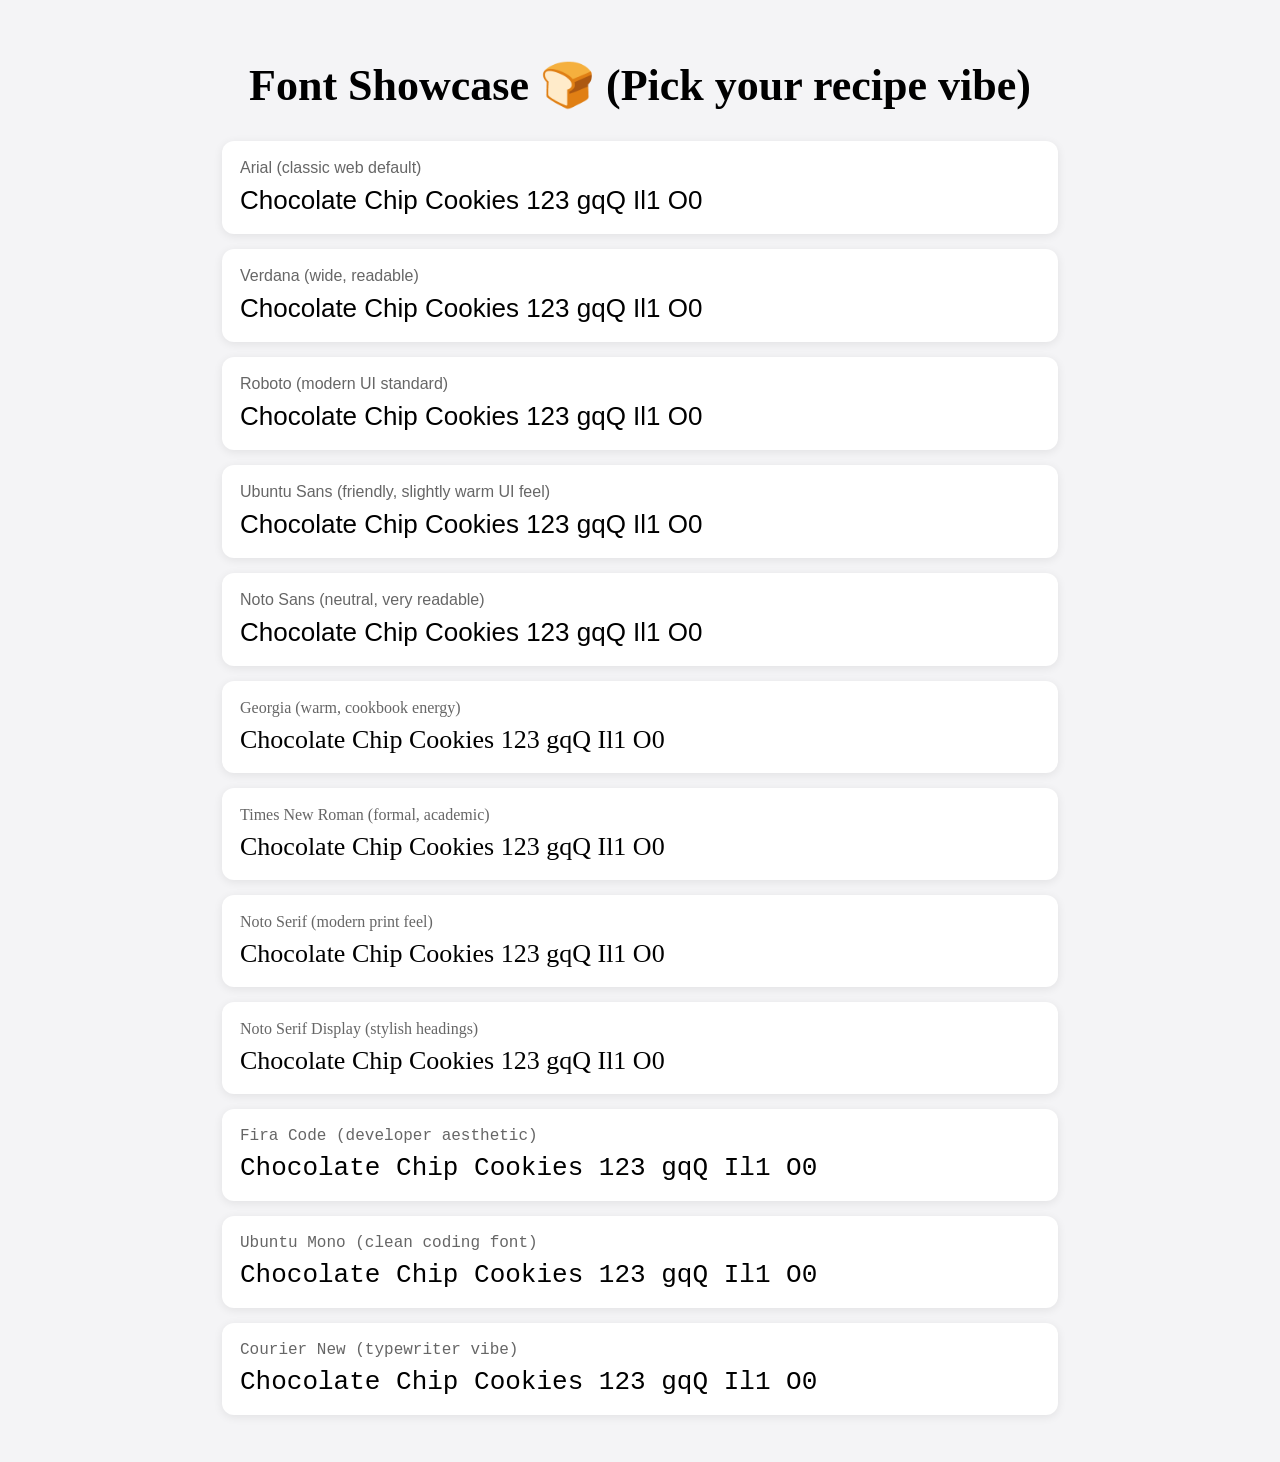
<file: ee/index.html>
<!DOCTYPE html>
<html lang="en">
<head>
  <meta charset="UTF-8">
  <title>Font Showcase</title>

  <style>
    body {
      margin: 0;
      padding: 30px;
      background: #f4f4f6;
      font-size: 22px;
    }

    h1 {
      text-align: center;
      margin-bottom: 30px;
    }

    .card {
      background: white;
      margin: 15px auto;
      padding: 18px;
      max-width: 800px;
      border-radius: 12px;
      box-shadow: 0 2px 10px rgba(0,0,0,0.08);
    }

    .label {
      font-size: 16px;
      color: #666;
      margin-bottom: 8px;
    }

    .sample {
      font-size: 26px;
    }

    /* ===== SANS SERIF ===== */

    .arial { font-family: Arial, sans-serif; }
    .verdana { font-family: Verdana, sans-serif; }
    .roboto { font-family: Roboto, sans-serif; }
    .ubuntu-sans { font-family: "Ubuntu Sans", sans-serif; }
    .noto-sans { font-family: "Noto Sans", sans-serif; }

    /* ===== SERIF ===== */

    .georgia { font-family: Georgia, serif; }
    .times { font-family: "Times New Roman", serif; }
    .noto-serif { font-family: "Noto Serif", serif; }
    .noto-serif-display { font-family: "Noto Serif Display", serif; }

    /* ===== MONOSPACE ===== */

    .fira-code { font-family: "Fira Code", monospace; }
    .ubuntu-mono { font-family: "Ubuntu Mono", monospace; }
    .courier { font-family: "Courier New", monospace; }
  </style>
</head>

<body>

<h1>Font Showcase 🍞 (Pick your recipe vibe)</h1>

<!-- SANS -->
<div class="card arial">
  <div class="label">Arial (classic web default)</div>
  <div class="sample">Chocolate Chip Cookies 123 gqQ Il1 O0</div>
</div>

<div class="card verdana">
  <div class="label">Verdana (wide, readable)</div>
  <div class="sample">Chocolate Chip Cookies 123 gqQ Il1 O0</div>
</div>

<div class="card roboto">
  <div class="label">Roboto (modern UI standard)</div>
  <div class="sample">Chocolate Chip Cookies 123 gqQ Il1 O0</div>
</div>

<div class="card ubuntu-sans">
  <div class="label">Ubuntu Sans (friendly, slightly warm UI feel)</div>
  <div class="sample">Chocolate Chip Cookies 123 gqQ Il1 O0</div>
</div>

<div class="card noto-sans">
  <div class="label">Noto Sans (neutral, very readable)</div>
  <div class="sample">Chocolate Chip Cookies 123 gqQ Il1 O0</div>
</div>

<!-- SERIF -->
<div class="card georgia">
  <div class="label">Georgia (warm, cookbook energy)</div>
  <div class="sample">Chocolate Chip Cookies 123 gqQ Il1 O0</div>
</div>

<div class="card times">
  <div class="label">Times New Roman (formal, academic)</div>
  <div class="sample">Chocolate Chip Cookies 123 gqQ Il1 O0</div>
</div>

<div class="card noto-serif">
  <div class="label">Noto Serif (modern print feel)</div>
  <div class="sample">Chocolate Chip Cookies 123 gqQ Il1 O0</div>
</div>

<div class="card noto-serif-display">
  <div class="label">Noto Serif Display (stylish headings)</div>
  <div class="sample">Chocolate Chip Cookies 123 gqQ Il1 O0</div>
</div>

<!-- MONOSPACE -->
<div class="card fira-code">
  <div class="label">Fira Code (developer aesthetic)</div>
  <div class="sample">Chocolate Chip Cookies 123 gqQ Il1 O0</div>
</div>

<div class="card ubuntu-mono">
  <div class="label">Ubuntu Mono (clean coding font)</div>
  <div class="sample">Chocolate Chip Cookies 123 gqQ Il1 O0</div>
</div>

<div class="card courier">
  <div class="label">Courier New (typewriter vibe)</div>
  <div class="sample">Chocolate Chip Cookies 123 gqQ Il1 O0</div>
</div>

</body>
</html>
</file>
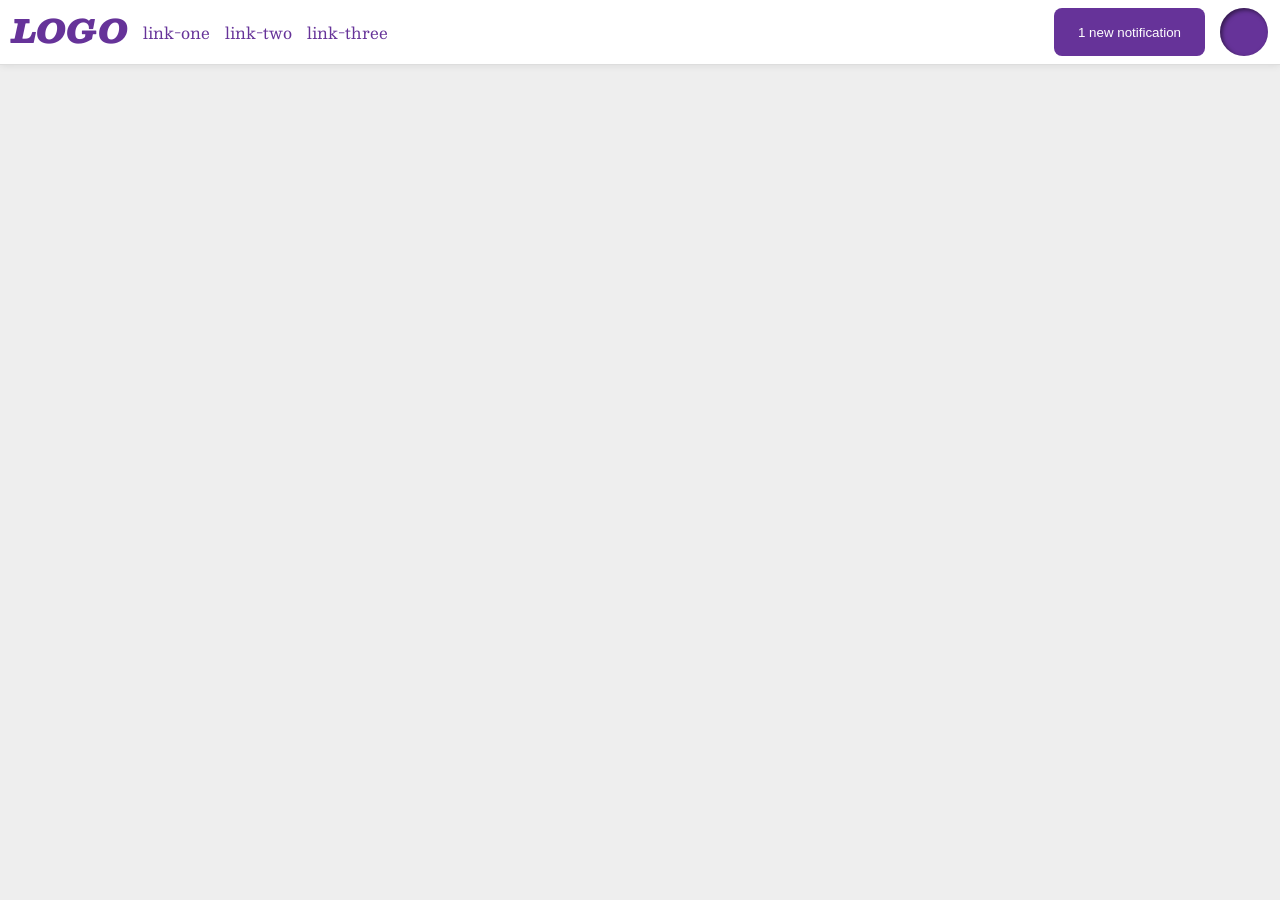
<file: foundations/flex/03-flex-header-2/index.html>
<!DOCTYPE html>
<html lang="en">
  <head>
    <meta charset="UTF-8">
    <meta http-equiv="X-UA-Compatible" content="IE=edge">
    <meta name="viewport" content="width=device-width, initial-scale=1.0">
    <title>Flex Header 2</title>
    <link rel="stylesheet" href="style.css">
  </head>
  <body>
    <div class="header">
      <div class="left">
          <div class="logo">
          LOGO
          </div>
          <ul class="links">
          <li><a href="https://google.com">link-one</a></li>
          <li><a href="https://google.com">link-two</a></li>
          <li><a href="https://google.com">link-three</a></li>
          </ul>
      </div>
      <div class="right">
          <button class="notifications">
          1 new notification
          </button>
          <div class="profile-image"></div>
          </div>
      </div>
  </body>
</html>
</file>
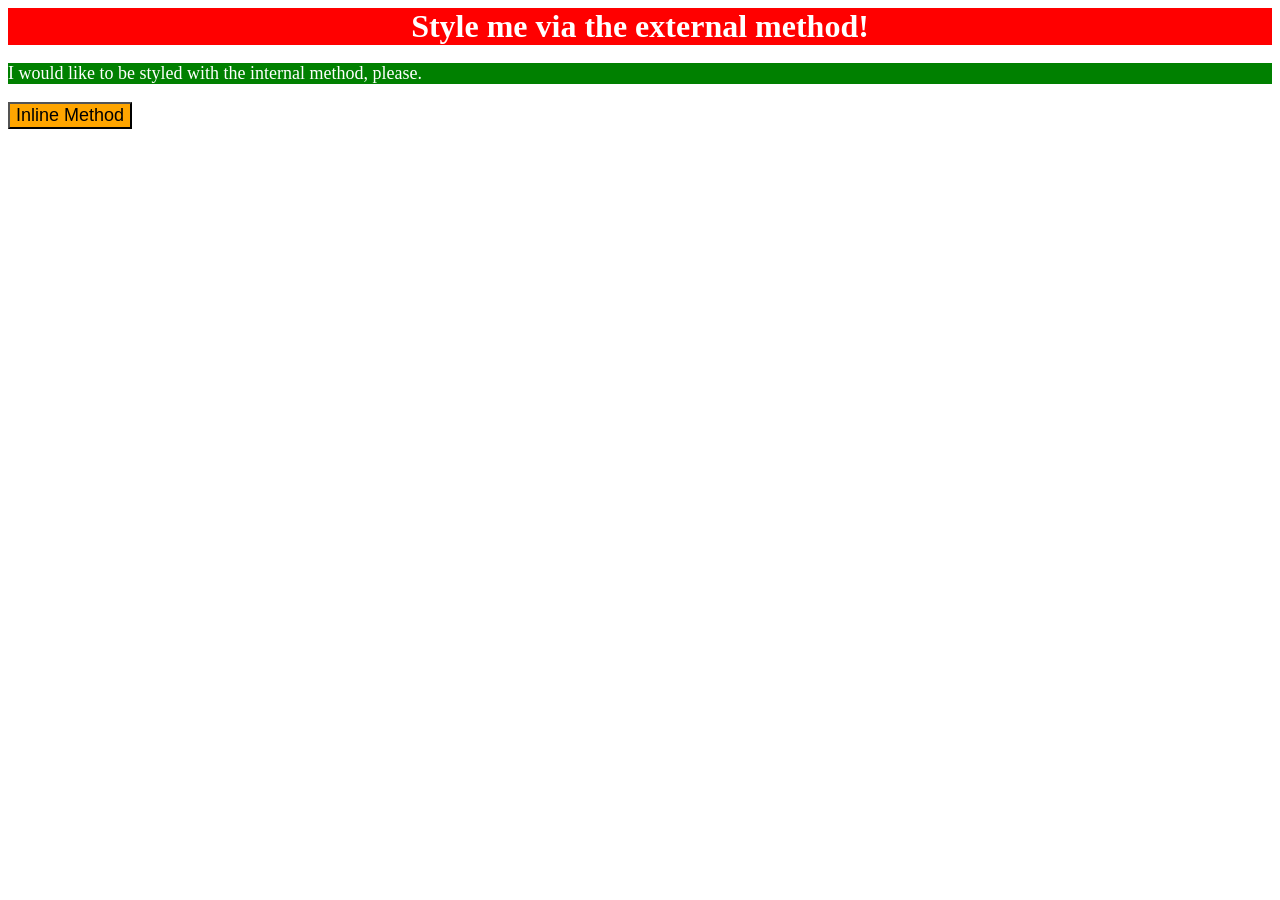
<file: foundations/intro-to-css/01-css-methods/index.html>
<!DOCTYPE html>
<html lang="en">
  <head>
    <meta charset="UTF-8">
    <meta http-equiv="X-UA-Compatible" content="IE=edge">
    <meta name="viewport" content="width=device-width, initial-scale=1.0">
    <title>Methods for Adding CSS</title>
    <link rel="stylesheet" href="./style.css">
    <style>
      p{
        background-color: green;
        color: white;
        font-size: 18px;
      }
    </style>
  </head>
  <body>
    <div>Style me via the external method!</div>
    <p>I would like to be styled with the internal method, please.</p>
    <button style="background-color: orange; font-size: 18px;">Inline Method</button>
  </body>
</html>
</file>
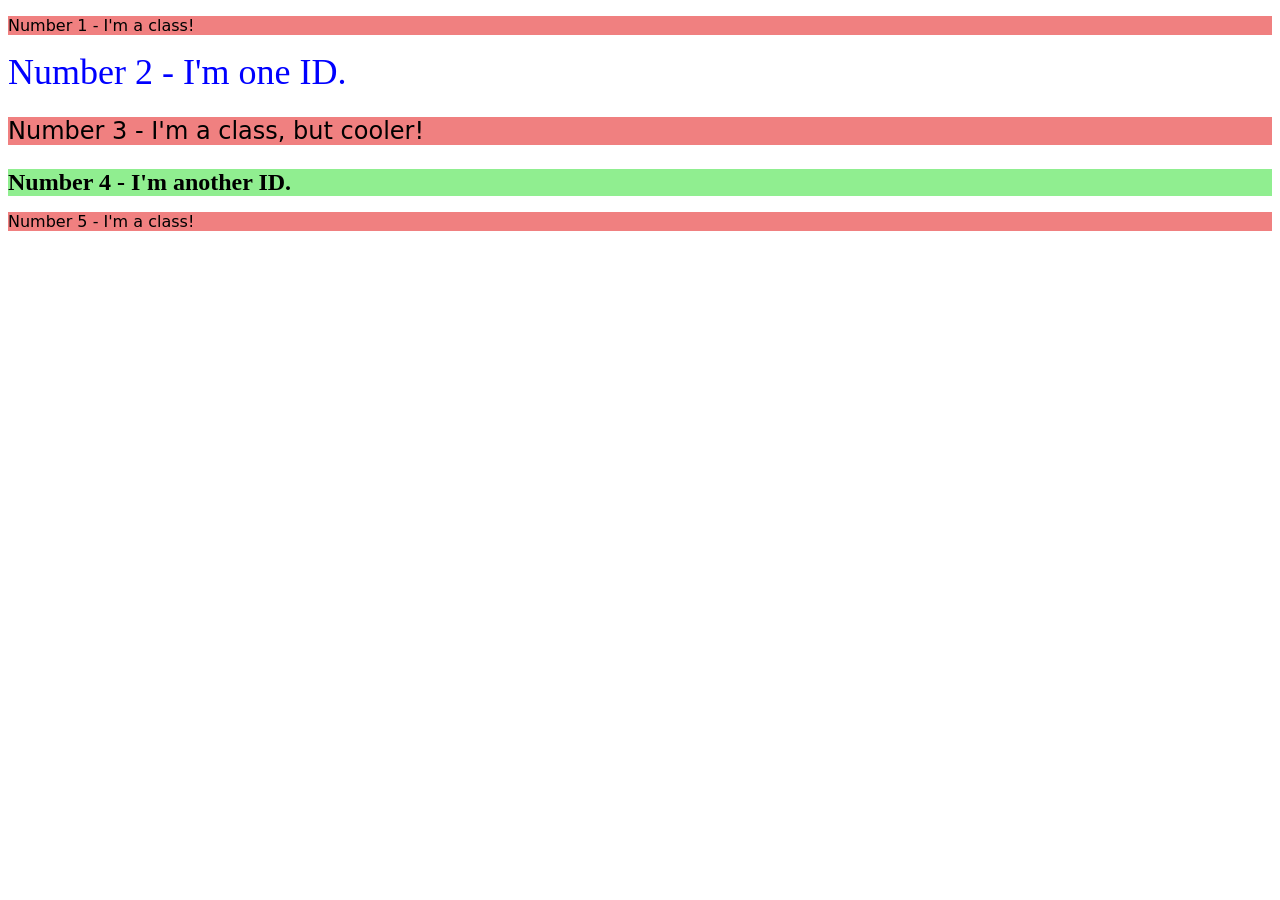
<file: foundations/intro-to-css/02-class-id-selectors/index.html>
<!DOCTYPE html>
<html lang="en">
  <head>
    <meta charset="UTF-8">
    <meta http-equiv="X-UA-Compatible" content="IE=edge">
    <meta name="viewport" content="width=device-width, initial-scale=1.0">
    <title>Class and ID Selectors</title>
    <link rel="stylesheet" href="style.css">
  </head>
  <body>
    <p class="odd">Number 1 - I'm a class!</p>
    <div id="evenid1">Number 2 - I'm one ID.</div>
    <p class="odd adjust-font-size">Number 3 - I'm a class, but cooler!</p>
    <div id="evenid2" class="adjust-font-size">Number 4 - I'm another ID.</div>
    <p class="odd">Number 5 - I'm a class!</p>
  </body>
</html>
</file>
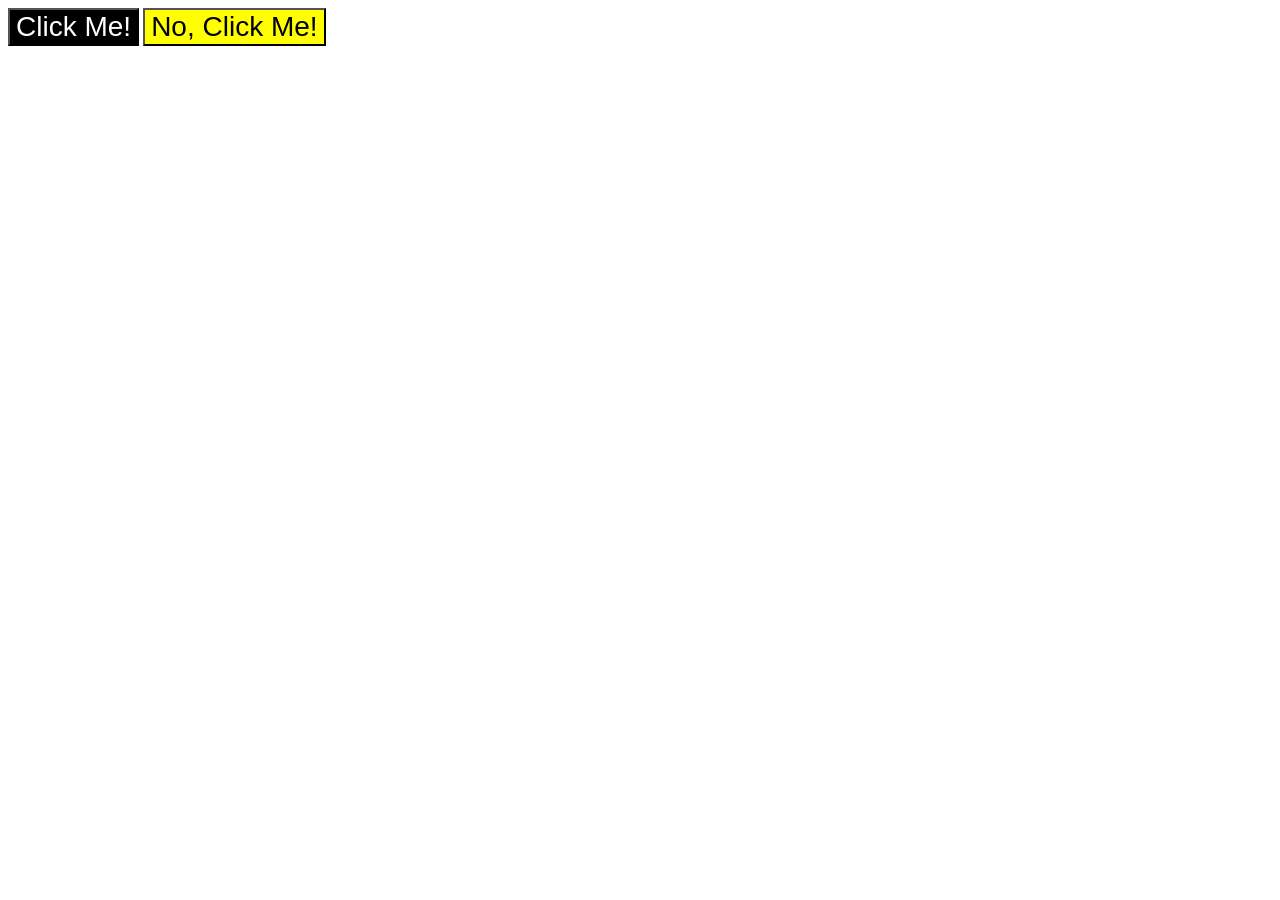
<file: foundations/intro-to-css/03-grouping-selectors/index.html>
<!DOCTYPE html>
<html lang="en">
  <head>
    <meta charset="UTF-8">
    <meta http-equiv="X-UA-Compatible" content="IE=edge">
    <meta name="viewport" content="width=device-width, initial-scale=1.0">
    <title>Grouping Selectors</title>
    <link rel="stylesheet" href="style.css">
  </head>
  <body>
    <button class="black-button">Click Me!</button>
    <button class="yellow-button">No, Click Me!</button>
  </body>
</html>
</file>
<file: foundations/flex/03-flex-header-2/style.css>
/* this is some magical font-importing.  
you'll learn about it later. */
@import url('https://fonts.googleapis.com/css2?family=Besley:ital,wght@0,400;1,900&display=swap');

body {
  margin: 0;
  background: #eee;
  font-family: Besley, serif;
}

.header {
  background: white;
  border-bottom: 1px solid #ddd;
  box-shadow: 0 0 8px rgba(0,0,0,.1);
  height: 40px;
  display: flex;
  justify-content: space-between;
  align-items: center;
  padding: 12px;
  
}

.left, .right{
  display: flex;
  align-content: center;
  gap: 15px;
}

.profile-image {
  background: rebeccapurple;
  box-shadow: inset 2px 2px 4px rgba(0,0,0,.5);
  border-radius: 50%;
  width: 48px;
  height: 48px;
}

.logo {
  color: rebeccapurple;
  font-size: 32px;
  font-weight: 900;
  font-style: italic;
}

button {
  border: none;
  border-radius: 8px;
  background: rebeccapurple;
  color: white;
  padding: 8px 24px;
}

a {
  /* this removes the line under our links */
  text-decoration: none;
  color: rebeccapurple;
}

ul {
  list-style-type: none;
  display: flex;
  gap: 15px;
  padding: 0;
}
</file>
<file: foundations/intro-to-css/01-css-methods/style.css>
div{
    background-color: red;
    color: white;
    font-size: 32px;
    text-align: center;
    font-weight: 700;
}
</file>
<file: foundations/intro-to-css/02-class-id-selectors/style.css>
/* Add CSS Styling */
.odd, #coolerclass{
    background-color: lightcoral;
    font-family: Verdana, 'DejaVu Sans', sans-serif;
}
#evenid1{
    color: blue;
    font-size: 36px;
}
.adjust-font-size{
    font-size: 24px;
}
#evenid2{
    background-color: lightgreen;
    font-weight: bold;
}
</file>
<file: foundations/intro-to-css/03-grouping-selectors/style.css>
/* Add CSS Styling */
.black-button, .yellow-button{
    font-size: 28px;
    font-family: Helvetica, 'Times New Roman', sans-serif;
}
.black-button{
    background-color: black;
    color: white;
}
.yellow-button{
    background-color: yellow;
}
</file>
